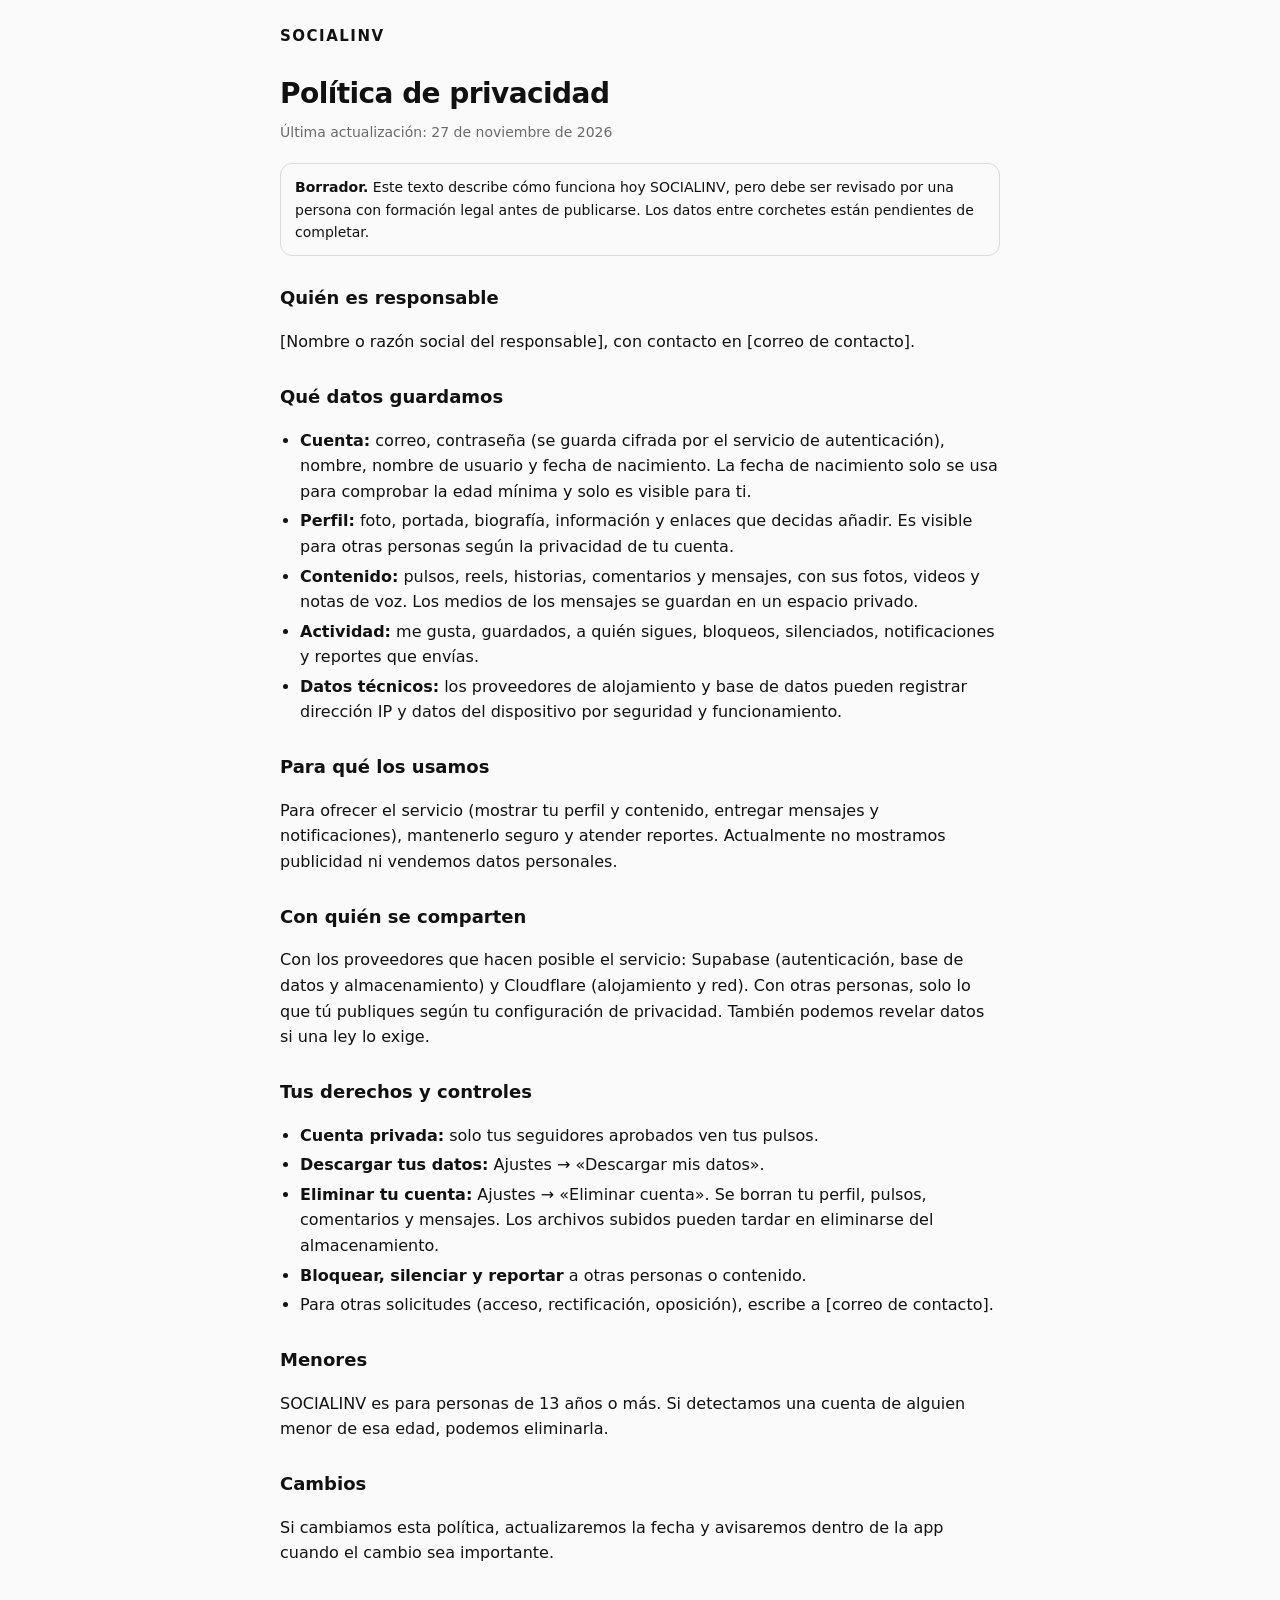
<file: privacidad.html>
<!doctype html><html lang="es"><head><meta charset="utf-8"><meta name="viewport" content="width=device-width,initial-scale=1"><title>Política de privacidad · SOCIALINV</title><style>
:root{color-scheme:light dark;--bg:#fafafa;--ink:#111;--sub:#6b6b6b;--line:#dcdcdc}
@media(prefers-color-scheme:dark){:root{--bg:#0b0b0b;--ink:#f5f5f5;--sub:#9a9a9a;--line:#2a2a2a}}
body{margin:0;background:var(--bg);color:var(--ink);font:16px/1.6 system-ui,-apple-system,"Segoe UI",Roboto,sans-serif}
main{max-width:720px;margin:0 auto;padding:24px 20px 80px}
h1{font-size:28px;letter-spacing:-.02em;margin:24px 0 4px}h2{font-size:18px;margin:28px 0 6px}
.brand{font-weight:800;letter-spacing:.1em;font-size:15px}.date{color:var(--sub);font-size:14px;margin:0 0 20px}
.draft{border:1px solid var(--line);border-radius:12px;padding:12px 14px;font-size:14px;margin:12px 0 8px}
ul{padding-left:20px}li{margin:4px 0}a{color:inherit}
</style></head><body><main>
<div class="brand">SOCIALINV</div><h1>Política de privacidad</h1><p class="date">Última actualización: 27 de noviembre de 2026</p><p class="draft"><b>Borrador.</b> Este texto describe cómo funciona hoy SOCIALINV, pero debe ser revisado por una persona con formación legal antes de publicarse. Los datos entre corchetes están pendientes de completar.</p>
<h2>Quién es responsable</h2><p>[Nombre o razón social del responsable], con contacto en [correo de contacto].</p>
<h2>Qué datos guardamos</h2><ul>
<li><b>Cuenta:</b> correo, contraseña (se guarda cifrada por el servicio de autenticación), nombre, nombre de usuario y fecha de nacimiento. La fecha de nacimiento solo se usa para comprobar la edad mínima y solo es visible para ti.</li>
<li><b>Perfil:</b> foto, portada, biografía, información y enlaces que decidas añadir. Es visible para otras personas según la privacidad de tu cuenta.</li>
<li><b>Contenido:</b> pulsos, reels, historias, comentarios y mensajes, con sus fotos, videos y notas de voz. Los medios de los mensajes se guardan en un espacio privado.</li>
<li><b>Actividad:</b> me gusta, guardados, a quién sigues, bloqueos, silenciados, notificaciones y reportes que envías.</li>
<li><b>Datos técnicos:</b> los proveedores de alojamiento y base de datos pueden registrar dirección IP y datos del dispositivo por seguridad y funcionamiento.</li></ul>
<h2>Para qué los usamos</h2><p>Para ofrecer el servicio (mostrar tu perfil y contenido, entregar mensajes y notificaciones), mantenerlo seguro y atender reportes. Actualmente no mostramos publicidad ni vendemos datos personales.</p>
<h2>Con quién se comparten</h2><p>Con los proveedores que hacen posible el servicio: Supabase (autenticación, base de datos y almacenamiento) y Cloudflare (alojamiento y red). Con otras personas, solo lo que tú publiques según tu configuración de privacidad. También podemos revelar datos si una ley lo exige.</p>
<h2>Tus derechos y controles</h2><ul>
<li><b>Cuenta privada:</b> solo tus seguidores aprobados ven tus pulsos.</li>
<li><b>Descargar tus datos:</b> Ajustes → «Descargar mis datos».</li>
<li><b>Eliminar tu cuenta:</b> Ajustes → «Eliminar cuenta». Se borran tu perfil, pulsos, comentarios y mensajes. Los archivos subidos pueden tardar en eliminarse del almacenamiento.</li>
<li><b>Bloquear, silenciar y reportar</b> a otras personas o contenido.</li>
<li>Para otras solicitudes (acceso, rectificación, oposición), escribe a [correo de contacto].</li></ul>
<h2>Menores</h2><p>SOCIALINV es para personas de 13 años o más. Si detectamos una cuenta de alguien menor de esa edad, podemos eliminarla.</p>
<h2>Cambios</h2><p>Si cambiamos esta política, actualizaremos la fecha y avisaremos dentro de la app cuando el cambio sea importante.</p>
</main></body></html>
</file>
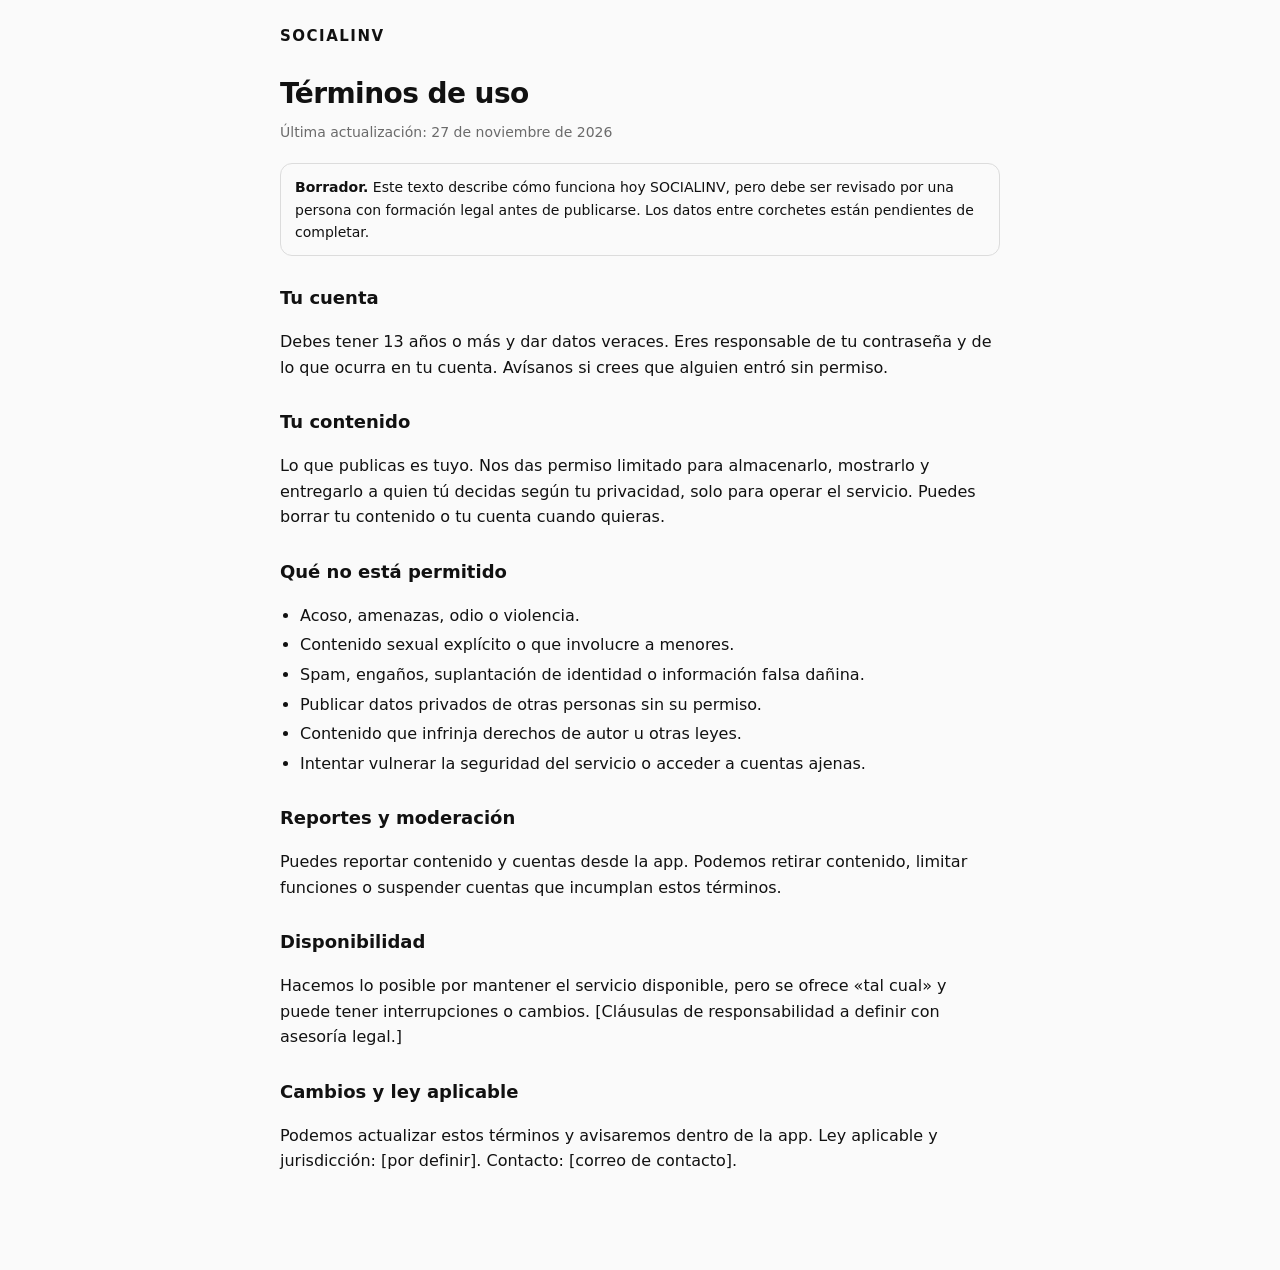
<file: terminos.html>
<!doctype html><html lang="es"><head><meta charset="utf-8"><meta name="viewport" content="width=device-width,initial-scale=1"><title>Términos de uso · SOCIALINV</title><style>
:root{color-scheme:light dark;--bg:#fafafa;--ink:#111;--sub:#6b6b6b;--line:#dcdcdc}
@media(prefers-color-scheme:dark){:root{--bg:#0b0b0b;--ink:#f5f5f5;--sub:#9a9a9a;--line:#2a2a2a}}
body{margin:0;background:var(--bg);color:var(--ink);font:16px/1.6 system-ui,-apple-system,"Segoe UI",Roboto,sans-serif}
main{max-width:720px;margin:0 auto;padding:24px 20px 80px}
h1{font-size:28px;letter-spacing:-.02em;margin:24px 0 4px}h2{font-size:18px;margin:28px 0 6px}
.brand{font-weight:800;letter-spacing:.1em;font-size:15px}.date{color:var(--sub);font-size:14px;margin:0 0 20px}
.draft{border:1px solid var(--line);border-radius:12px;padding:12px 14px;font-size:14px;margin:12px 0 8px}
ul{padding-left:20px}li{margin:4px 0}a{color:inherit}
</style></head><body><main>
<div class="brand">SOCIALINV</div><h1>Términos de uso</h1><p class="date">Última actualización: 27 de noviembre de 2026</p><p class="draft"><b>Borrador.</b> Este texto describe cómo funciona hoy SOCIALINV, pero debe ser revisado por una persona con formación legal antes de publicarse. Los datos entre corchetes están pendientes de completar.</p>
<h2>Tu cuenta</h2><p>Debes tener 13 años o más y dar datos veraces. Eres responsable de tu contraseña y de lo que ocurra en tu cuenta. Avísanos si crees que alguien entró sin permiso.</p>
<h2>Tu contenido</h2><p>Lo que publicas es tuyo. Nos das permiso limitado para almacenarlo, mostrarlo y entregarlo a quien tú decidas según tu privacidad, solo para operar el servicio. Puedes borrar tu contenido o tu cuenta cuando quieras.</p>
<h2>Qué no está permitido</h2><ul>
<li>Acoso, amenazas, odio o violencia.</li><li>Contenido sexual explícito o que involucre a menores.</li>
<li>Spam, engaños, suplantación de identidad o información falsa dañina.</li>
<li>Publicar datos privados de otras personas sin su permiso.</li>
<li>Contenido que infrinja derechos de autor u otras leyes.</li>
<li>Intentar vulnerar la seguridad del servicio o acceder a cuentas ajenas.</li></ul>
<h2>Reportes y moderación</h2><p>Puedes reportar contenido y cuentas desde la app. Podemos retirar contenido, limitar funciones o suspender cuentas que incumplan estos términos.</p>
<h2>Disponibilidad</h2><p>Hacemos lo posible por mantener el servicio disponible, pero se ofrece «tal cual» y puede tener interrupciones o cambios. [Cláusulas de responsabilidad a definir con asesoría legal.]</p>
<h2>Cambios y ley aplicable</h2><p>Podemos actualizar estos términos y avisaremos dentro de la app. Ley aplicable y jurisdicción: [por definir]. Contacto: [correo de contacto].</p>
</main></body></html>
</file>
